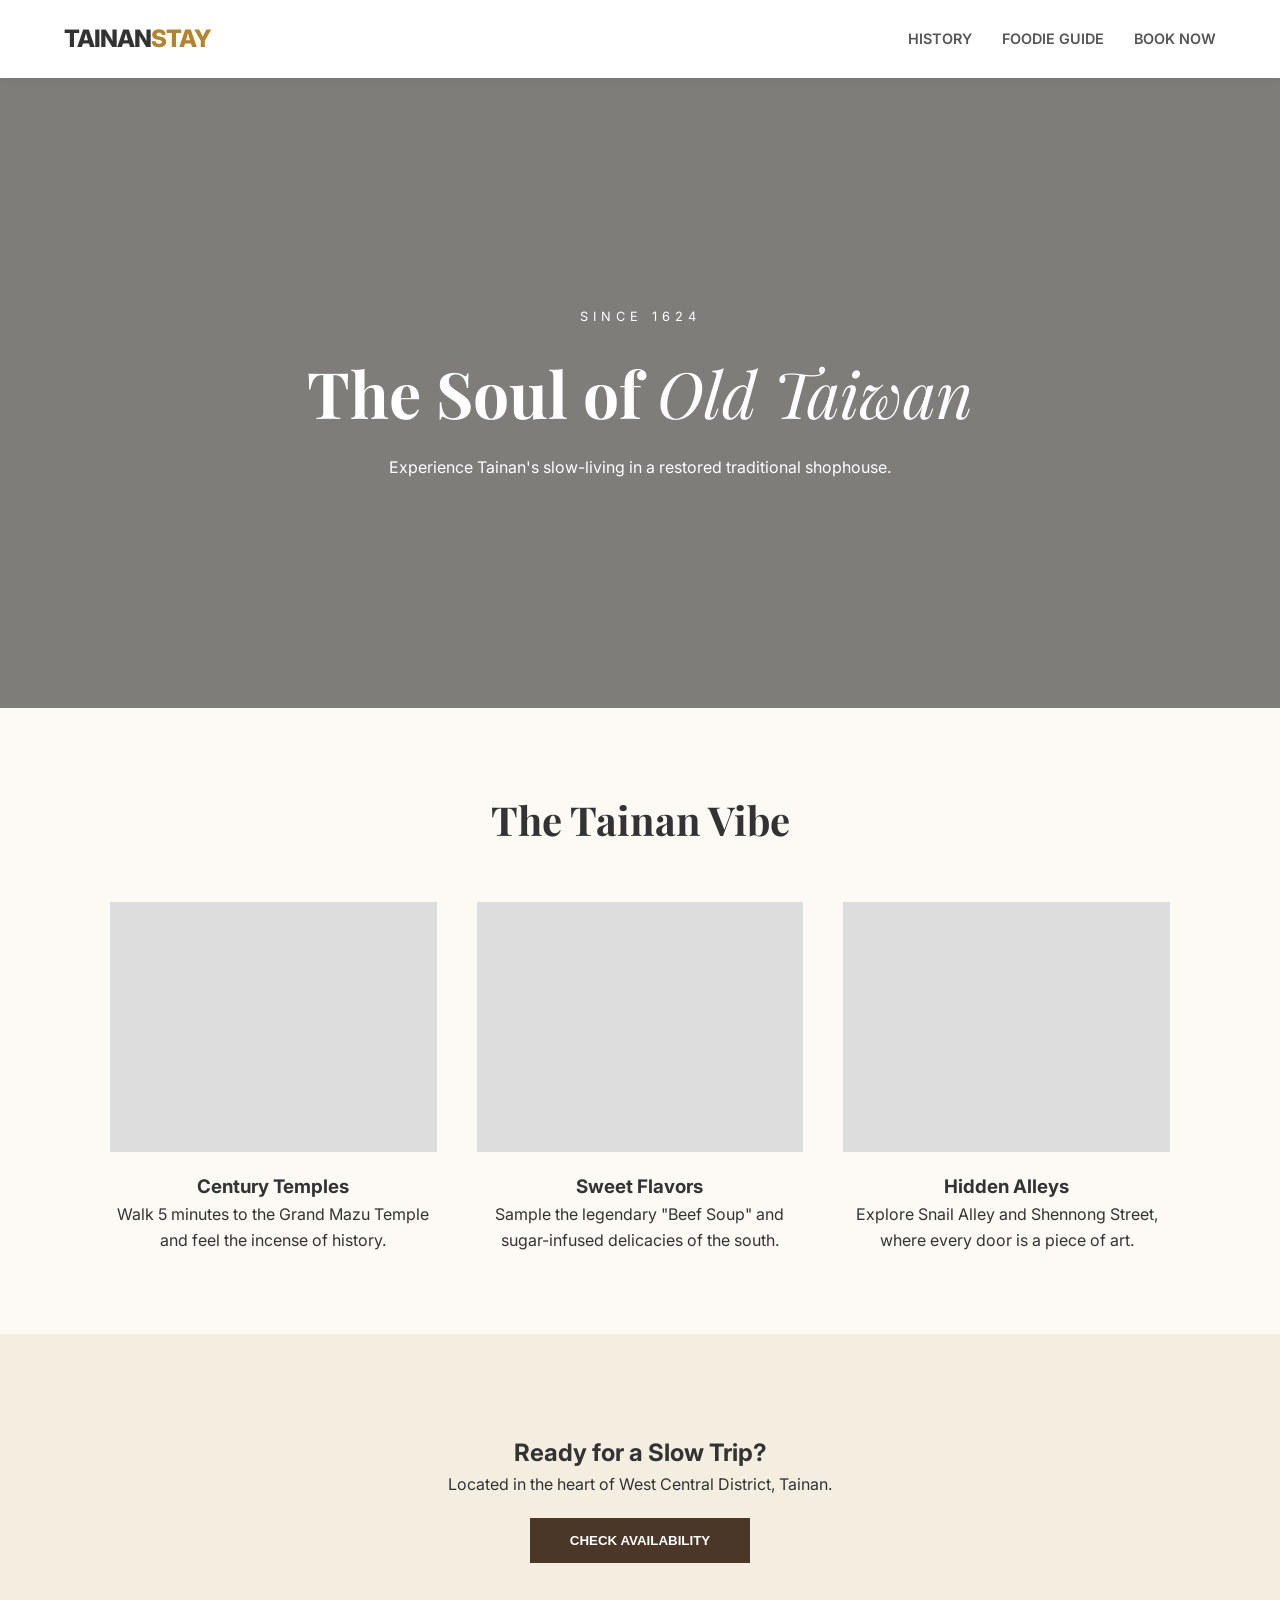
<file: index.html>
<!DOCTYPE html>
<html lang="en">
<head>
    <meta charset="UTF-8">
    <meta name="viewport" content="width=device-width, initial-scale=1.0">
    <title>Tainan Old House Homestay</title>
    <link rel="stylesheet" href="HomePage.css">
    <link href="https://fonts.googleapis.com/css2?family=Playfair+Display:ital,wght@0,700;1,400&family=Inter:wght@300;400;600&display=swap" rel="stylesheet">
</head>
<body>

    <nav class="navbar">
        <div class="logo">TAINAN<span>STAY</span></div>
        <ul class="nav-links">
            <li><a href="#history">History</a></li>
            <li><a href="Foodie.html">Foodie Guide</a></li>
            <li><a href="#book" class="btn-nav">Book Now</a></li>
        </ul>
    </nav>

    <header class="hero">
        <div class="hero-content">
            <p class="subtitle">SINCE 1624</p>
            <h1>The Soul of <span class="italic">Old Taiwan</span></h1>
            <p>Experience Tainan's slow-living in a restored traditional shophouse.</p>
        </div>
    </header>

    <section class="features" id="history">
        <div class="container">
            <h2 class="section-title">The Tainan Vibe</h2>
            <div class="grid">
                <div class="card">
                    <div class="card-img img-temple"></div>
                    <h3>Century Temples</h3>
                    <p>Walk 5 minutes to the Grand Mazu Temple and feel the incense of history.</p>
                </div>
                <div class="card">
                    <div class="card-img img-food"></div>
                    <h3>Sweet Flavors</h3>
                    <p>Sample the legendary "Beef Soup" and sugar-infused delicacies of the south.</p>
                </div>
                <div class="card">
                    <div class="card-img img-alley"></div>
                    <h3>Hidden Alleys</h3>
                    <p>Explore Snail Alley and Shennong Street, where every door is a piece of art.</p>
                </div>
            </div>
        </div>
    </section>

    <footer id="book">
        <h2>Ready for a Slow Trip?</h2>
        <p>Located in the heart of West Central District, Tainan.</p>
        <button class="btn-large">Check Availability</button>
    </footer>

</body>
</html>
</file>
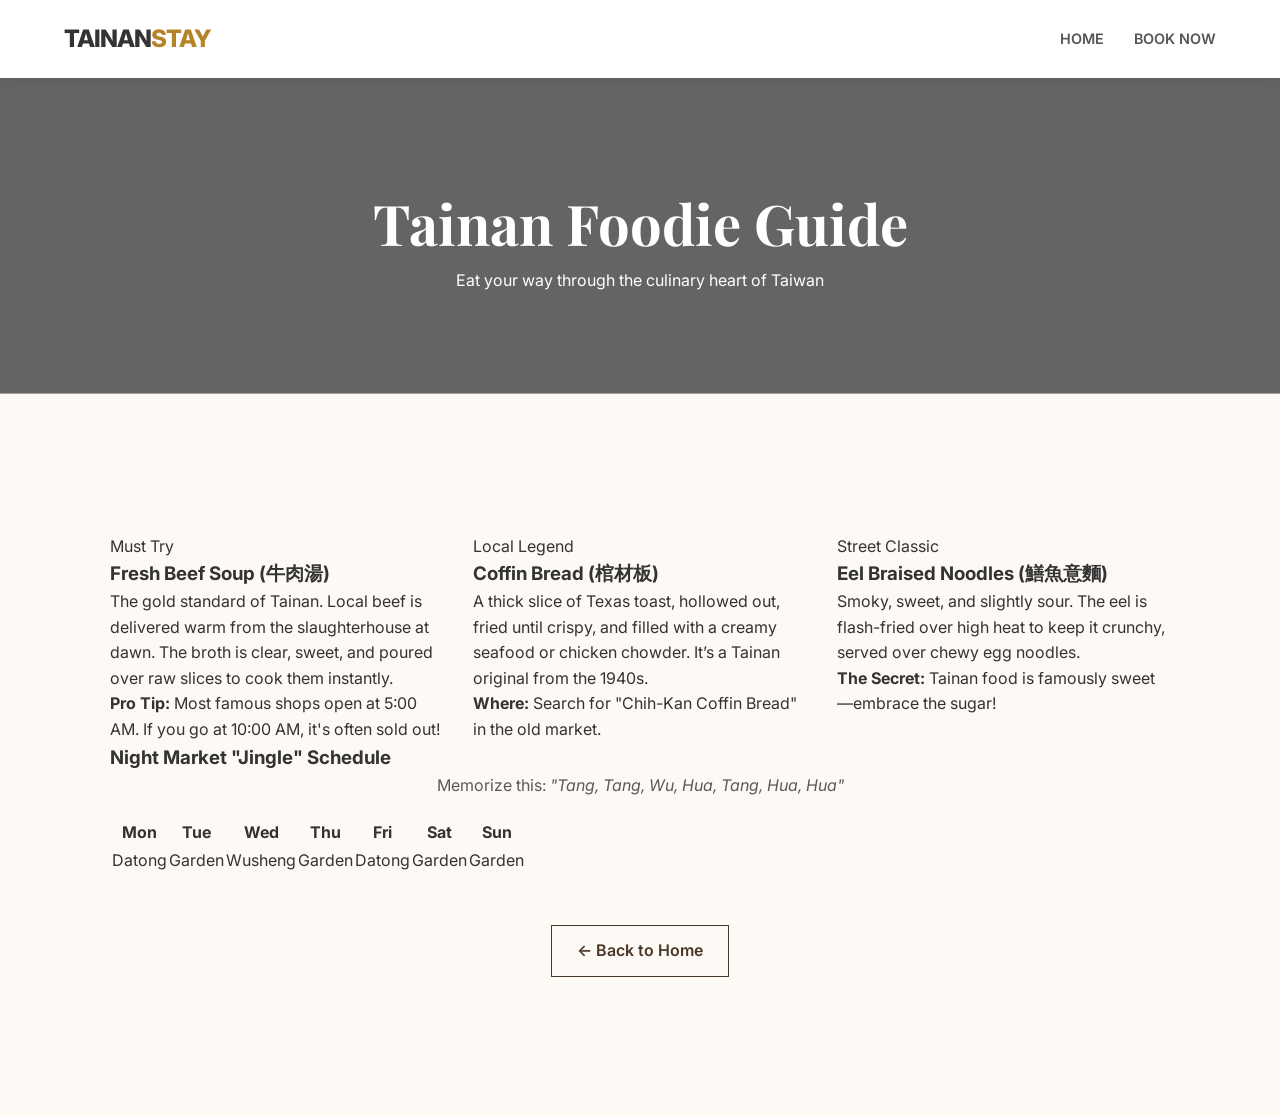
<file: Foodie.html>
<!DOCTYPE html>
<html lang="en">
<head>
    <meta charset="UTF-8">
    <meta name="viewport" content="width=device-width, initial-scale=1.0">
    <title>Tainan Foodie Guide | What to Eat</title>
    <link rel="stylesheet" href="HomePage.css">
    <link href="https://fonts.googleapis.com/css2?family=Playfair+Display:ital,wght@0,700;1,400&family=Inter:wght@300;400;600&display=swap" rel="stylesheet">
</head>
<body class="food-page">

    <nav class="navbar">
        <div class="logo"><a href="index.html" style="text-decoration:none; color:inherit;">TAINAN<span>STAY</span></a></div>
        <ul class="nav-links">
             <li><a href="index.html" class="btn-nav">Home </a></li>
            <li><a href="index.html" class="btn-nav">Book Now</a></li>
        </ul>
    </nav>

    <header class="food-hero">
        <h1>Tainan Foodie Guide</h1>
        <p>Eat your way through the culinary heart of Taiwan</p>
    </header>

    <section class="food-content">
        <div class="container">
            <div class="food-grid">
                <div class="food-item">
                    <div class="food-badge">Must Try</div>
                    <h3>Fresh Beef Soup (牛肉湯)</h3>
                    <p>The gold standard of Tainan. Local beef is delivered warm from the slaughterhouse at dawn. The broth is clear, sweet, and poured over raw slices to cook them instantly.</p>
                    <span class="pro-tip"><strong>Pro Tip:</strong> Most famous shops open at 5:00 AM. If you go at 10:00 AM, it's often sold out!</span>
                </div>

                <div class="food-item">
                    <div class="food-badge">Local Legend</div>
                    <h3>Coffin Bread (棺材板)</h3>
                    <p>A thick slice of Texas toast, hollowed out, fried until crispy, and filled with a creamy seafood or chicken chowder. It’s a Tainan original from the 1940s.</p>
                    <span class="pro-tip"><strong>Where:</strong> Search for "Chih-Kan Coffin Bread" in the old market.</span>
                </div>

                <div class="food-item">
                    <div class="food-badge">Street Classic</div>
                    <h3>Eel Braised Noodles (鱔魚意麵)</h3>
                    <p>Smoky, sweet, and slightly sour. The eel is flash-fried over high heat to keep it crunchy, served over chewy egg noodles.</p>
                    <span class="pro-tip"><strong>The Secret:</strong> Tainan food is famously sweet—embrace the sugar!</span>
                </div>
            </div>

            <div class="market-schedule">
                <h3>Night Market "Jingle" Schedule</h3>
                <p style="text-align:center; margin-bottom: 20px; opacity: 0.8;">Memorize this: <em>"Tang, Tang, Wu, Hua, Tang, Hua, Hua"</em></p>
                <table>
                    <thead>
                        <tr>
                            <th>Mon</th>
                            <th>Tue</th>
                            <th>Wed</th>
                            <th>Thu</th>
                            <th>Fri</th>
                            <th>Sat</th>
                            <th>Sun</th>
                        </tr>
                    </thead>
                    <tbody>
                        <tr>
                            <td>Datong</td>
                            <td>Garden</td>
                            <td>Wusheng</td>
                            <td>Garden</td>
                            <td>Datong</td>
                            <td>Garden</td>
                            <td>Garden</td>
                        </tr>
                    </tbody>
                </table>
            </div>
            
            <div style="text-align: center; margin-top: 50px;">
                <a href="index.html" class="btn-back">← Back to Home</a>
            </div>
        </div>
    </section>

</body>

</html>
</file>
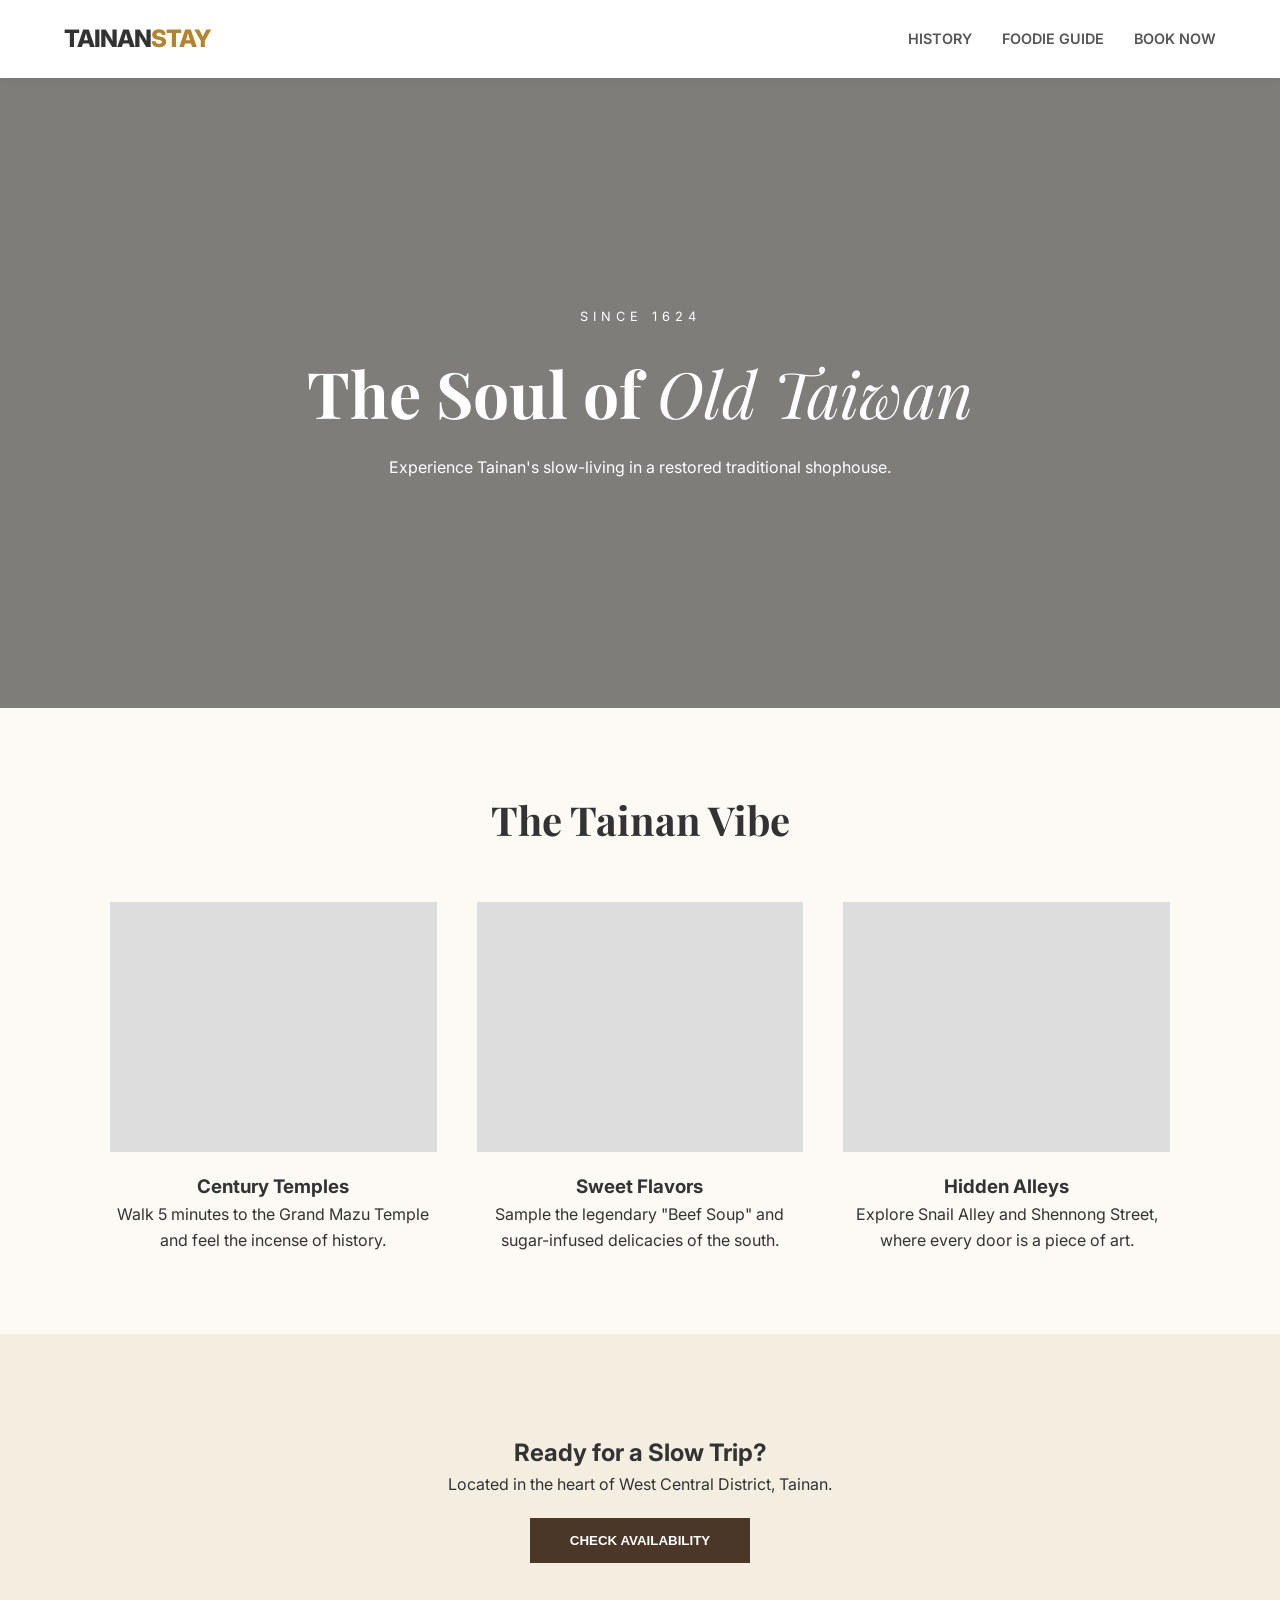
<file: HomePage.html>
<!DOCTYPE html>
<html lang="en">
<head>
    <meta charset="UTF-8">
    <meta name="viewport" content="width=device-width, initial-scale=1.0">
    <title>Tainan Old House Homestay</title>
    <link rel="stylesheet" href="HomePage.css">
    <link href="https://fonts.googleapis.com/css2?family=Playfair+Display:ital,wght@0,700;1,400&family=Inter:wght@300;400;600&display=swap" rel="stylesheet">
</head>
<body>

    <nav class="navbar">
        <div class="logo">TAINAN<span>STAY</span></div>
        <ul class="nav-links">
            <li><a href="#history">History</a></li>
            <li><a href="Foodie.html">Foodie Guide</a></li>
            <li><a href="#book" class="btn-nav">Book Now</a></li>
        </ul>
    </nav>

    <header class="hero">
        <div class="hero-content">
            <p class="subtitle">SINCE 1624</p>
            <h1>The Soul of <span class="italic">Old Taiwan</span></h1>
            <p>Experience Tainan's slow-living in a restored traditional shophouse.</p>
        </div>
    </header>

    <section class="features" id="history">
        <div class="container">
            <h2 class="section-title">The Tainan Vibe</h2>
            <div class="grid">
                <div class="card">
                    <div class="card-img img-temple"></div>
                    <h3>Century Temples</h3>
                    <p>Walk 5 minutes to the Grand Mazu Temple and feel the incense of history.</p>
                </div>
                <div class="card">
                    <div class="card-img img-food"></div>
                    <h3>Sweet Flavors</h3>
                    <p>Sample the legendary "Beef Soup" and sugar-infused delicacies of the south.</p>
                </div>
                <div class="card">
                    <div class="card-img img-alley"></div>
                    <h3>Hidden Alleys</h3>
                    <p>Explore Snail Alley and Shennong Street, where every door is a piece of art.</p>
                </div>
            </div>
        </div>
    </section>

    <footer id="book">
        <h2>Ready for a Slow Trip?</h2>
        <p>Located in the heart of West Central District, Tainan.</p>
        <button class="btn-large">Check Availability</button>
    </footer>

</body>
</html>
</file>
<file: HomePage.css>
/* General Reset */
* {
    margin: 0;
    padding: 0;
    box-sizing: border-box;
}

body {
    font-family: 'Inter', sans-serif;
    line-height: 1.6;
    color: #333;
    background-color: #fdfaf5; /* Creamy paper color */
}

/* Navigation */
.navbar {
    display: flex;
    justify-content: space-between;
    align-items: center;
    padding: 20px 5%;
    background: white;
    position: sticky;
    top: 0;
    z-index: 100;
    box-shadow: 0 2px 10px rgba(0,0,0,0.05);
}

.logo {
    font-size: 1.5rem;
    font-weight: 800;
    letter-spacing: -1px;
}

.logo span {
    color: #b58328; /* Temple Gold */
}

.nav-links {
    list-style: none;
    display: flex;
    align-items: center;
}

.nav-links li {
    margin-left: 30px;
}

.nav-links a {
    text-decoration: none;
    color: #555;
    font-size: 0.9rem;
    text-transform: uppercase;
    font-weight: 600;
}

/* Hero Section */
.hero {
    height: 70vh;
    background: linear-gradient(rgba(0,0,0,0.5), rgba(0,0,0,0.5)), 
                url('https://images.unsplash.com/photo-1590710103133-7264871e98a1?auto=format&fit=crop&q=80&w=1200');
    background-size: cover;
    background-position: center;
    display: flex;
    align-items: center;
    justify-content: center;
    text-align: center;
    color: white;
}

.hero h1 {
    font-family: 'Playfair Display', serif;
    font-size: 4rem;
    margin-bottom: 10px;
}

.italic { font-style: italic; font-weight: 400; }

.subtitle {
    letter-spacing: 5px;
    font-size: 0.8rem;
    margin-bottom: 15px;
}

/* Grid System */
.container {
    max-width: 1100px;
    margin: 80px auto;
    padding: 0 20px;
}

.section-title {
    text-align: center;
    font-family: 'Playfair Display', serif;
    font-size: 2.5rem;
    margin-bottom: 50px;
}

.grid {
    display: grid;
    grid-template-columns: repeat(auto-fit, minmax(300px, 1fr));
    gap: 40px;
}

.card {
    text-align: center;
}

.card-img {
    height: 250px;
    background-color: #ddd;
    margin-bottom: 20px;
    background-size: cover;
    background-position: center;
}

/* Placeholder Images */
.img-temple { background-image: url('https://images.unsplash.com/photo-1541410965313-d53b3c16ef17?w=500'); }
.img-food { background-image: url('https://images.unsplash.com/photo-1505935428862-770b6f24f629?w=500'); }
.img-alley { background-image: url('https://images.unsplash.com/photo-1545569341-9eb8b30979d9?w=500'); }

/* Buttons */
.btn-large {
    background: #4a3728; /* Deep wood color */
    color: white;
    padding: 15px 40px;
    border: none;
    font-weight: bold;
    text-transform: uppercase;
    cursor: pointer;
    margin-top: 20px;
    transition: 0.3s;
}

.btn-large:hover {
    background: #b58328;
}

footer {
    padding: 100px 20px;
    background: #f4eee1;
    text-align: center;
}

/* Food Page Specifics */
.food-hero {
    background: linear-gradient(rgba(0,0,0,0.6), rgba(0,0,0,0.6)), 
                url('https://images.unsplash.com/photo-1563805042-7684c019e1cb?q=80&w=1200');
    background-size: cover;
    background-position: center;
    padding: 100px 20px;
    text-align: center;
    color: white;
}

.food-hero h1 {
    font-size: 3.5rem;
    font-family: 'Playfair Display', serif;
}

.food-content {
    padding: 60px 0;
}

/* Button for going back */
.btn-back {
    display: inline-block;
    padding: 12px 25px;
    border: 1px solid #4a3728;
    color: #4a3728;
    text-decoration: none;
    font-weight: 600;
    transition: 0.3s;
}

.btn-back:hover {
    background: #4a3728;
    color: white;
}

/* Adjusting the grid for the separate page */
.food-grid {
    display: grid;
    grid-template-columns: repeat(auto-fit, minmax(300px, 1fr));
    gap: 30px;
}
</file>
